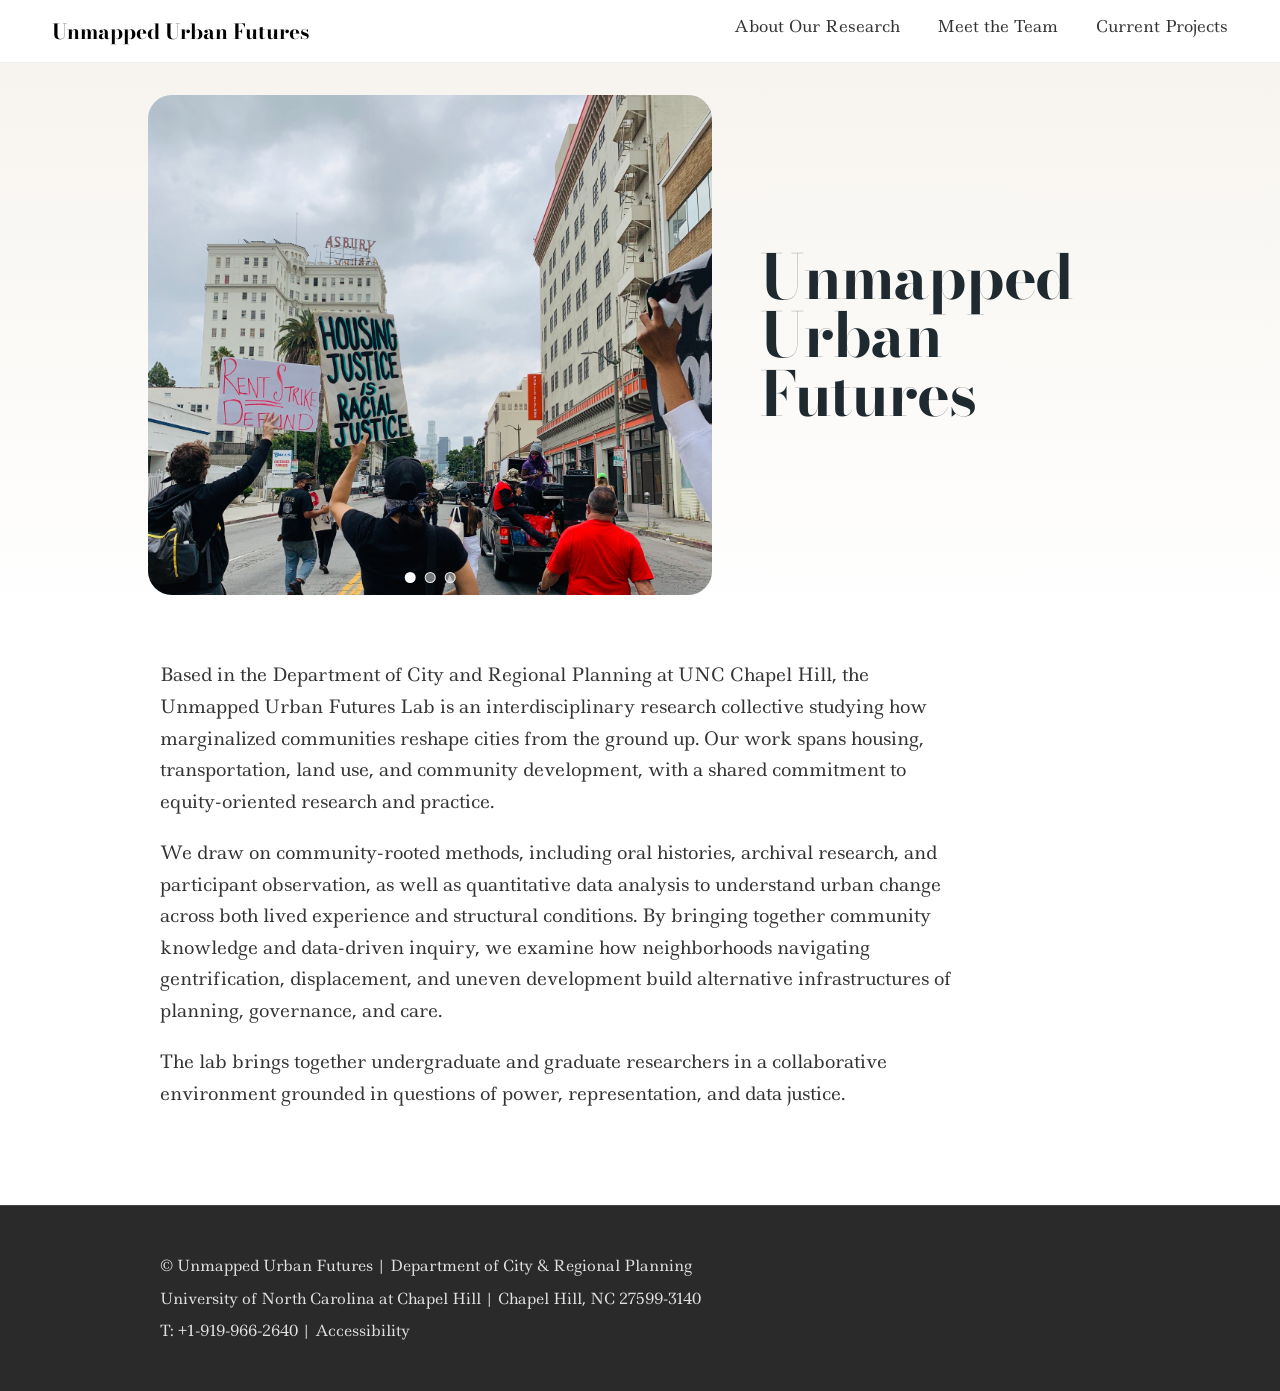
<file: index.html>
<!DOCTYPE html>
<html lang="en">
<head>
    <meta charset="UTF-8">
    <meta name="viewport" content="width=device-width, initial-scale=1.0">
    <title>Unmapped Urban Futures | UNC DCRP</title>
    <link rel="stylesheet" href="styles.css">
</head>
<body>
    <!-- Navigation -->
    <header class="header">
        <nav class="navbar">
            <div class="container">
                <div class="nav-brand">
                    <a href="#home">Unmapped Urban Futures</a>
                </div>
                <ul class="nav-menu">
                    <li><a href="about.html">About Our Research</a></li>
                    <li><a href="meet-the-team.html">Meet the Team</a></li>
                    <li><a href="current-projects.html">Current Projects</a></li>
                </ul>
            </div>
        </nav>
    </header>

    <!-- Intro Section -->
    <section class="hero hero-split" id="home" aria-label="Unmapped Urban Futures introduction">
        <div class="container hero-split__inner">
            <div class="carousel-container" aria-label="Image carousel highlighting project imagery">
                <div class="carousel-track" data-carousel-track>
                    <figure class="carousel-slide is-active">
                        <img src="images/HousingJustice.jpg" alt="Community-centered housing justice mural and street scene">
                    </figure>
                    <figure class="carousel-slide">
                        <img src="images/Gentrified.jpg" alt="Urban streetscape showing neighborhood change">
                    </figure>
                    <figure class="carousel-slide">
                        <img src="images/Workshop1.jpeg" alt="Workshop participants gathered around planning materials">
                    </figure>
                </div>
                <div class="carousel-dots" data-carousel-dots aria-label="Carousel slide controls"></div>
            </div>

            <div class="hero-split__content">
                <h1>Unmapped Urban Futures</h1>
            </div>
        </div>
    </section>

    <!-- About Section -->
    <section class="about" id="about">
        <div class="container">

            <div class="about-content">
                <p>Based in the Department of City and Regional Planning at UNC Chapel Hill, the Unmapped Urban Futures Lab is an interdisciplinary research collective studying how marginalized communities reshape cities from the ground up. Our work spans housing, transportation, land use, and community development, with a shared commitment to equity-oriented research and practice.</p>

                <p>We draw on community-rooted methods, including oral histories, archival research, and participant observation, as well as quantitative data analysis to understand urban change across both lived experience and structural conditions. By bringing together community knowledge and data-driven inquiry, we examine how neighborhoods navigating gentrification, displacement, and uneven development build alternative infrastructures of planning, governance, and care.</p>

                <p>The lab brings together undergraduate and graduate researchers in a collaborative environment grounded in questions of power, representation, and data justice.</p>
            </div>
        </div>
    </section>

    <!--
    <section class="partners" id="partners">
        <div class="container">
            <h2>Partners & Collaborators</h2>
            <div class="partners-grid">
                <div class="partner-logo">
                    <img src="placeholder-logo.png" alt="Partner Logo">
                </div>
                <div class="partner-logo">
                    <img src="placeholder-logo.png" alt="Partner Logo">
                </div>
                <div class="partner-logo">
                    <img src="placeholder-logo.png" alt="Partner Logo">
                </div>
                <div class="partner-logo">
                    <img src="placeholder-logo.png" alt="Partner Logo">
                </div>
                <div class="partner-logo">
                    <img src="placeholder-logo.png" alt="Partner Logo">
                </div>
                <div class="partner-logo">
                    <img src="placeholder-logo.png" alt="Partner Logo">
                </div>
            </div>
        </div>
    </section>
    -->
    

    <!-- Footer -->
    <footer class="footer">
        <div class="container">
            <div class="footer-content">
                <p>&copy; Unmapped Urban Futures | Department of City & Regional Planning</p>
                <p>University of North Carolina at Chapel Hill | Chapel Hill, NC 27599-3140</p>
                <p>
                    <a href="tel:+19195662640">T: +1-919-966-2640</a> |
                    <a href="#accessibility">Accessibility</a>
                </p>
            </div>
        </div>
    </footer>

    <script src="script.js"></script>
</body>
</html>
</file>
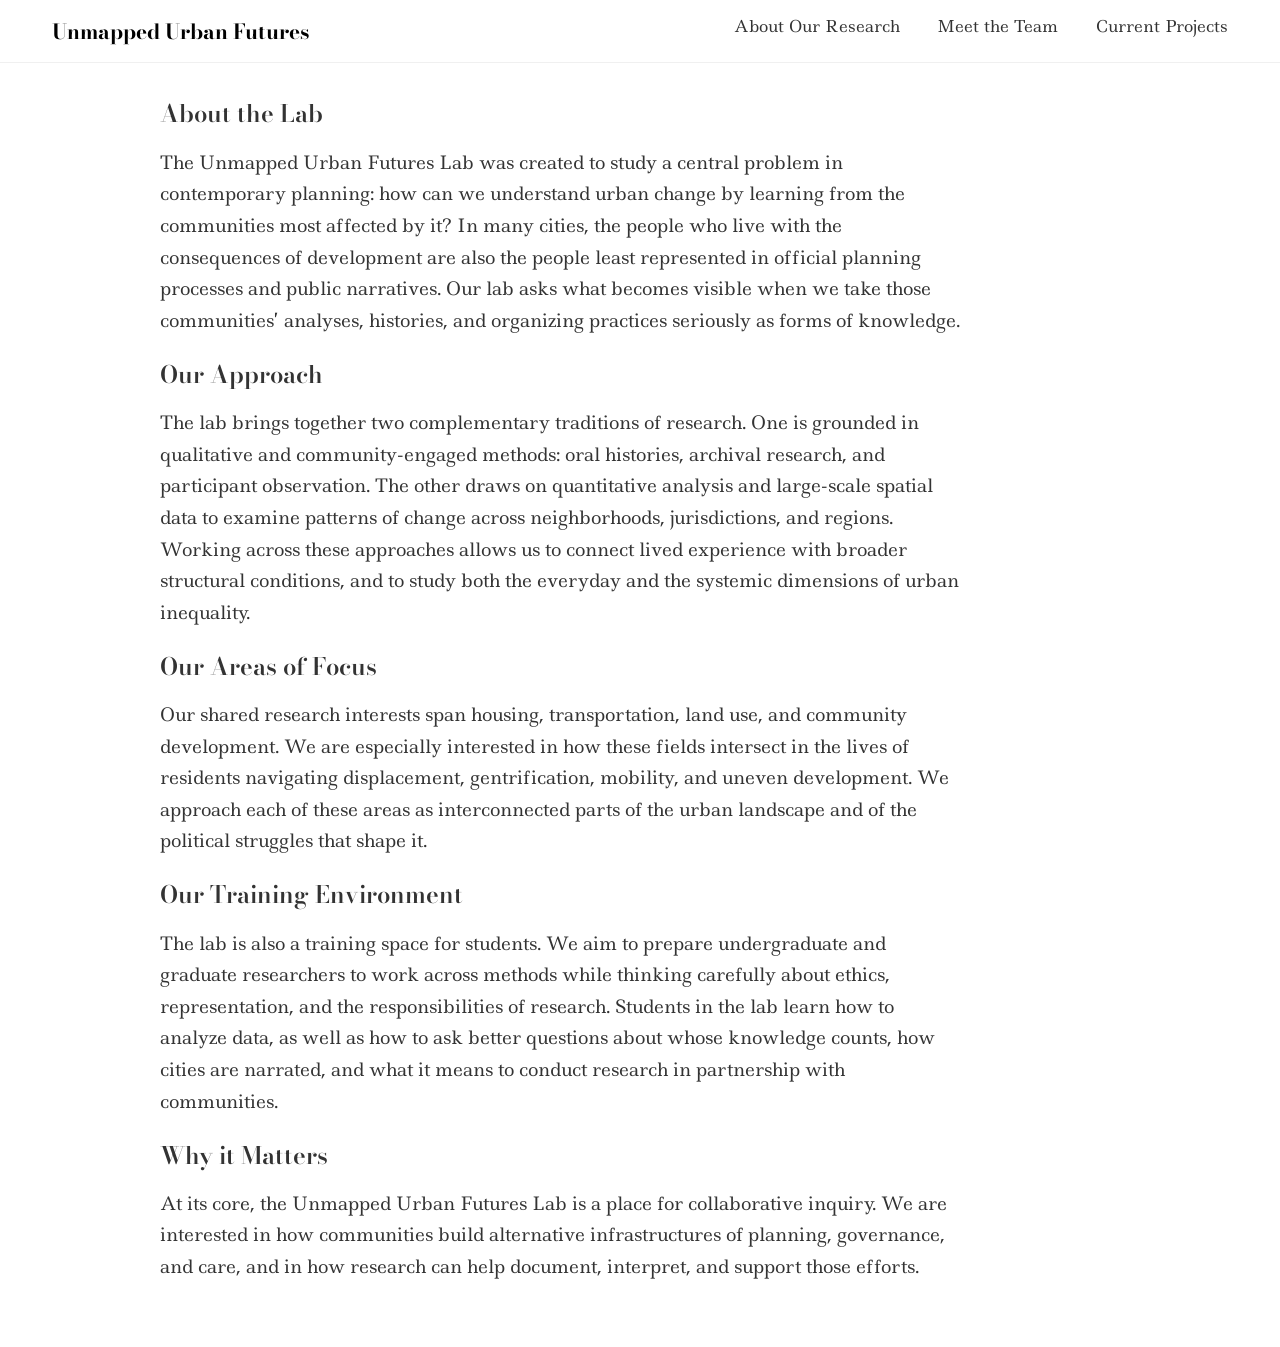
<file: about.html>
<!DOCTYPE html>
<html lang="en">
<head>
    <meta charset="UTF-8">
    <meta name="viewport" content="width=device-width, initial-scale=1.0">
    <title>About Our Research | Unmapped Urban Futures</title>
    <link rel="stylesheet" href="styles.css">
</head>
<body>
    <header class="header">
        <nav class="navbar">
            <div class="container">
                <div class="nav-brand">
                    <a href="index.html#home">Unmapped Urban Futures</a>
                </div>
                <ul class="nav-menu">
                    <li><a href="about.html">About Our Research</a></li>
                    <li><a href="meet-the-team.html">Meet the Team</a></li>
                    <li><a href="current-projects.html">Current Projects</a></li>
                </ul>
            </div>
        </nav>
    </header>


<!-- About Section -->
    <section class="about" id="about">
        <div class="container">

            <div class="about-content">
                <h3>About the Lab</h3>
                <p>The Unmapped Urban Futures Lab was created to study a central problem in
                     contemporary planning: how can we understand urban change by learning from 
                     the communities most affected by it? In many cities, the people who live with 
                     the consequences of development are also the people least represented in 
                     official planning processes and public narratives. Our lab asks what becomes 
                     visible when we take those communities’ analyses, histories, and organizing practices 
                     seriously as forms of knowledge.</p>
                <h3>Our Approach</h3>
                <p>The lab brings together two complementary traditions of research. One is grounded in 
                    qualitative and community-engaged methods: oral histories, archival research, 
                    and participant observation. The other draws on quantitative analysis and large-scale 
                    spatial data to examine patterns of change across neighborhoods, jurisdictions, and
                     regions. Working across these approaches allows us to connect lived experience with 
                     broader structural conditions, and to study both the everyday and the systemic dimensions 
                     of urban inequality. </p>
                <h3>Our Areas of Focus</h3>
                <p>Our shared research interests span housing, transportation, land use, and community development.
                     We are especially interested in how these fields intersect in the lives of residents navigating
                      displacement, gentrification, mobility, and uneven development. We approach each of these
                       areas as interconnected parts of the urban landscape and of the political struggles that shape it. </p>
                <h3>Our Training Environment</h3>
                <p>The lab is also a training space for students. We aim to prepare undergraduate and graduate 
                    researchers to work across methods while thinking carefully about ethics, representation, and 
                    the responsibilities of research. Students in the lab learn how to analyze data, as well as 
                    how to ask better questions about whose knowledge counts, how cities are narrated, and what 
                    it means to conduct research in partnership with communities. </p>
                <h3>Why it Matters</h3>
                <p>At its core, the Unmapped Urban Futures Lab is a place for collaborative inquiry. 
                    We are interested in how communities build alternative infrastructures of planning, governance, 
                    and care, and in how research can help document, interpret, and support those efforts. </p>
            </div>
        </div>
    </section>
</file>
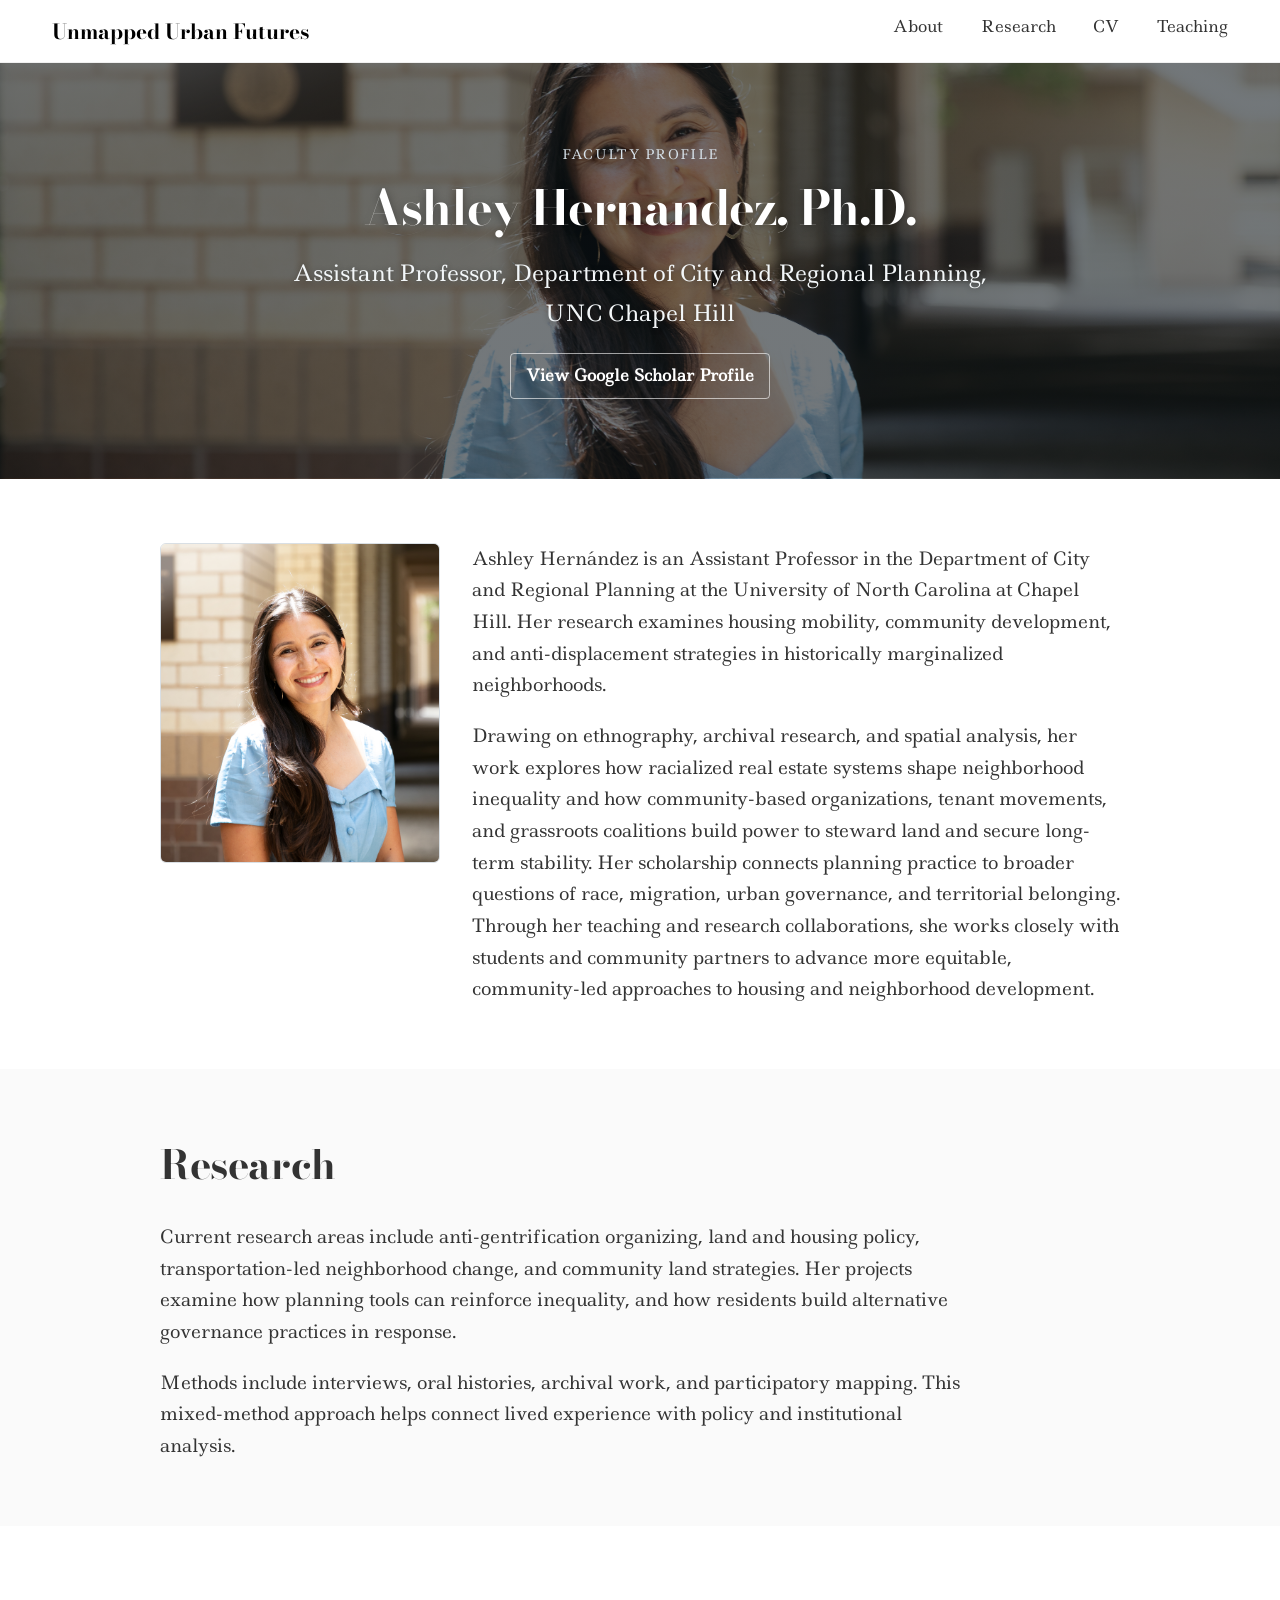
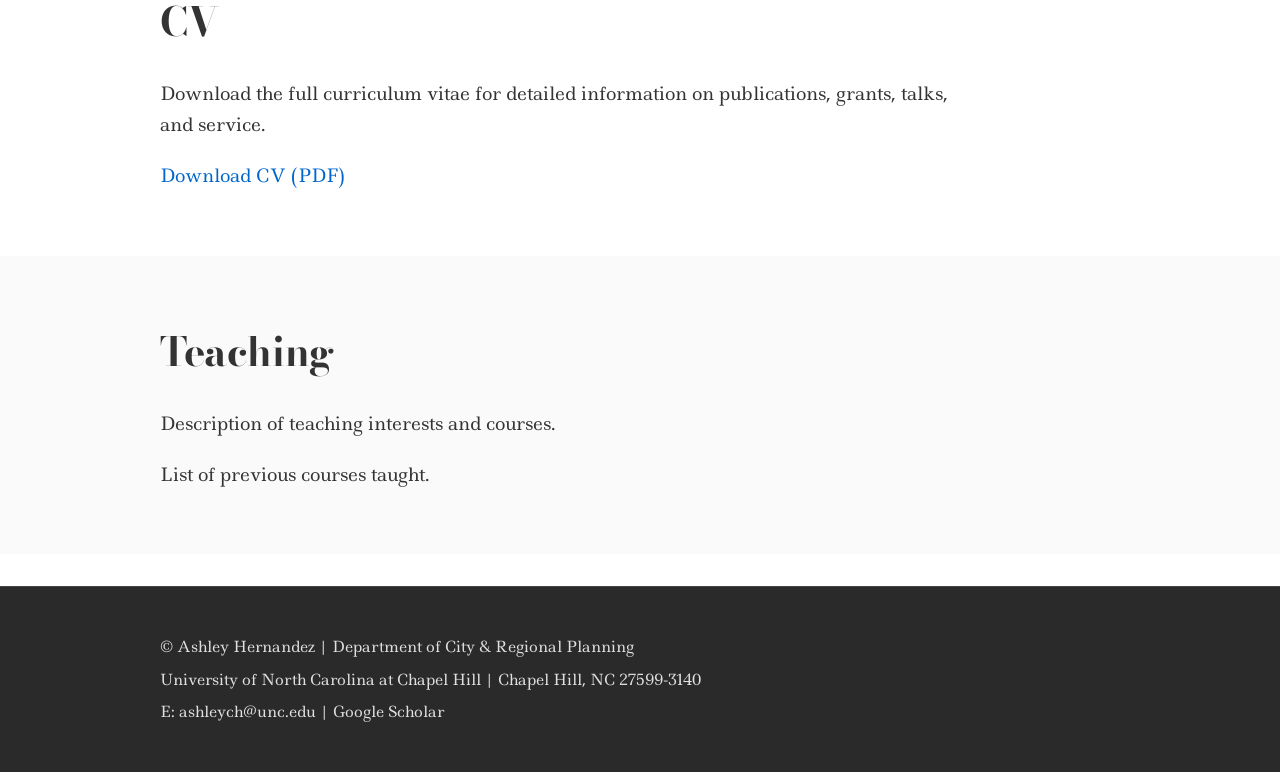
<file: AshleyHernandez.html>
<!DOCTYPE html>
<html lang="en">
<head>
    <meta charset="UTF-8">
    <meta name="viewport" content="width=device-width, initial-scale=1.0">
    <title>Ashley Hernandez, PhD | UNC DCRP</title>
    <link rel="stylesheet" href="styles.css">
</head>
<body>
    <header class="header">
        <nav class="navbar">
            <div class="container">
                <div class="nav-brand">
                    <a href="index.html">Unmapped Urban Futures</a>
                </div>
                <ul class="nav-menu">
                    <li><a href="#about">About</a></li>
                    <li><a href="#research">Research</a></li>
                    <li><a href="#cv">CV</a></li>
                    <li><a href="#teaching">Teaching</a></li>
                </ul>
            </div>
        </nav>
    </header>

    <section class="profile-hero">
        <div class="container">
            <p class="profile-kicker">Faculty Profile</p>
            <h1>Ashley Hernandez, Ph.D.</h1>
            <p class="tagline">Assistant Professor, Department of City and Regional Planning, UNC Chapel Hill</p>
            <a class="scholar-link" href="https://scholar.google.com/citations?user=6agQ5aQAAAAJ&hl=en&oi=ao" target="_blank" rel="noopener noreferrer">View Google Scholar Profile</a>
        </div>
    </section>

    <section class="profile-section" id="about">
        <div class="container">
            <div class="bio-layout">
                <img src="images/AHernandez.jpg" alt="Portrait of Ashley Hernandez" class="bio-photo">
                <div class="bio-text">
                    <p>Ashley Hernández is an Assistant Professor in the Department of City and Regional Planning at the University of North Carolina at Chapel Hill. Her research examines housing mobility, community development, and anti-displacement strategies in historically marginalized neighborhoods.</p>
                    <p>Drawing on ethnography, archival research, and spatial analysis, her work explores how racialized real estate systems shape neighborhood inequality and how community-based organizations, tenant movements, and grassroots coalitions build power to steward land and secure long-term stability. Her scholarship connects planning practice to broader questions of race, migration, urban governance, and territorial belonging. Through her teaching and research collaborations, she works closely with students and community partners to advance more equitable, community-led approaches to housing and neighborhood development. </p>
                </div>
            </div>
        </div>
    </section>

    <section class="profile-section profile-section-alt" id="research">
        <div class="container">
            <h2>Research</h2>
            <div class="profile-block">
                <p>Current research areas include anti-gentrification organizing, land and housing policy, transportation-led neighborhood change, and community land strategies. Her projects examine how planning tools can reinforce inequality, and how residents build alternative governance practices in response.</p>
                <p>Methods include interviews, oral histories, archival work, and participatory mapping. This mixed-method approach helps connect lived experience with policy and institutional analysis.</p>
            </div>
        </div>
    </section>

    <section class="profile-section" id="cv">
        <div class="container">
            <h2>CV</h2>
            <div class="profile-block">
                <p>Download the full curriculum vitae for detailed information on publications, grants, talks, and service.</p>
                <p><a href="assets/Ashley-Hernandez-CV.pdf" target="_blank" rel="noopener noreferrer">Download CV (PDF)</a></p>
            </div>
        </div>
    </section>

    <section class="profile-section profile-section-alt" id="teaching">
        <div class="container">
            <h2>Teaching</h2>
            <div class="profile-block">
                <p>Description of teaching interests and courses.</p>
                <p>List of previous courses taught.</p>
            </div>
        </div>
    </section>

    <footer class="footer">
        <div class="container">
            <div class="footer-content">
                <p>&copy; Ashley Hernandez | Department of City & Regional Planning</p>
                <p>University of North Carolina at Chapel Hill | Chapel Hill, NC 27599-3140</p>
                <p>
                    <a href="mailto:ashleych@unc.edu">E: ashleych@unc.edu</a> |
                    <a href="https://scholar.google.com/citations?user=6agQ5aQAAAAJ&hl=en&oi=ao" target="_blank" rel="noopener noreferrer">Google Scholar</a>
                </p>
            </div>
        </div>
    </footer>
</body>
</html>
</file>
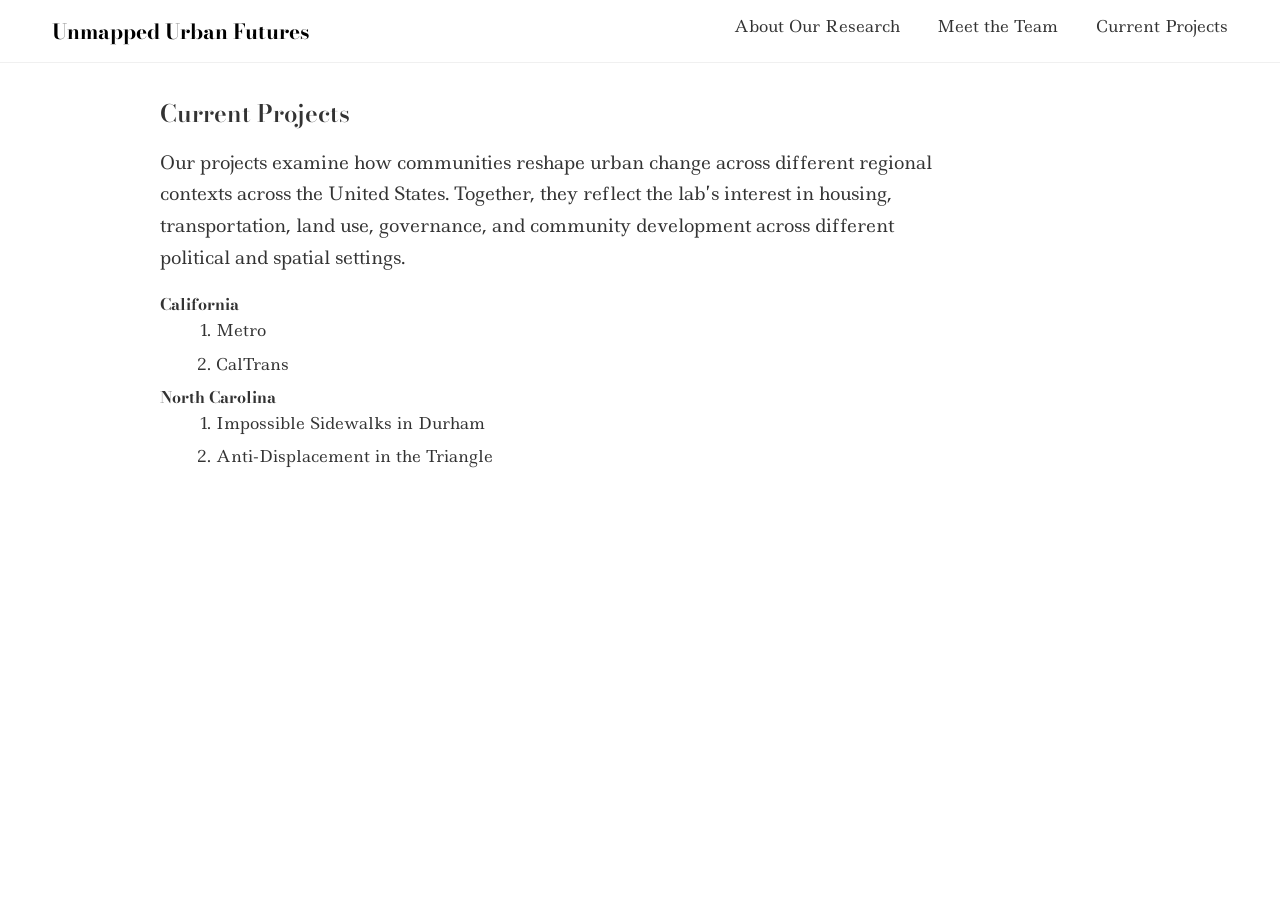
<file: current-projects.html>
<!DOCTYPE html>
<html lang="en">
<head>
    <meta charset="UTF-8">
    <meta name="viewport" content="width=device-width, initial-scale=1.0">
    <title>About Our Research | Unmapped Urban Futures</title>
    <link rel="stylesheet" href="styles.css">
</head>
<body>
    <header class="header">
        <nav class="navbar">
            <div class="container">
                <div class="nav-brand">
                    <a href="index.html#home">Unmapped Urban Futures</a>
                </div>
                <ul class="nav-menu">
                    <li><a href="about.html">About Our Research</a></li>
                    <li><a href="meet-the-team.html">Meet the Team</a></li>
                    <li><a href="current-projects.html">Current Projects</a></li>
                </ul>
            </div>
        </nav>
    </header>


<!-- About Section -->
    <section class="about" id="about">
        <div class="container">

            <div class="about-content">
                <h3>Current Projects</h3>
                <p>Our projects examine how communities reshape urban change across different regional contexts 
                    across the United States. Together, they reflect the lab’s interest in housing, transportation, 
                    land use, governance, and community development across different political and spatial settings. </p>
                <h4>California</h4>
                    <ol>
                        <li>Metro</li>
                        <li>CalTrans</li>
                    </ol>
                <h4>North Carolina</h4>
                    <ol>
                        <li>Impossible Sidewalks in Durham</li>
                        <li>Anti-Displacement in the Triangle</li>
                    </ol>
            </div>
        </div>
    </section>
</file>
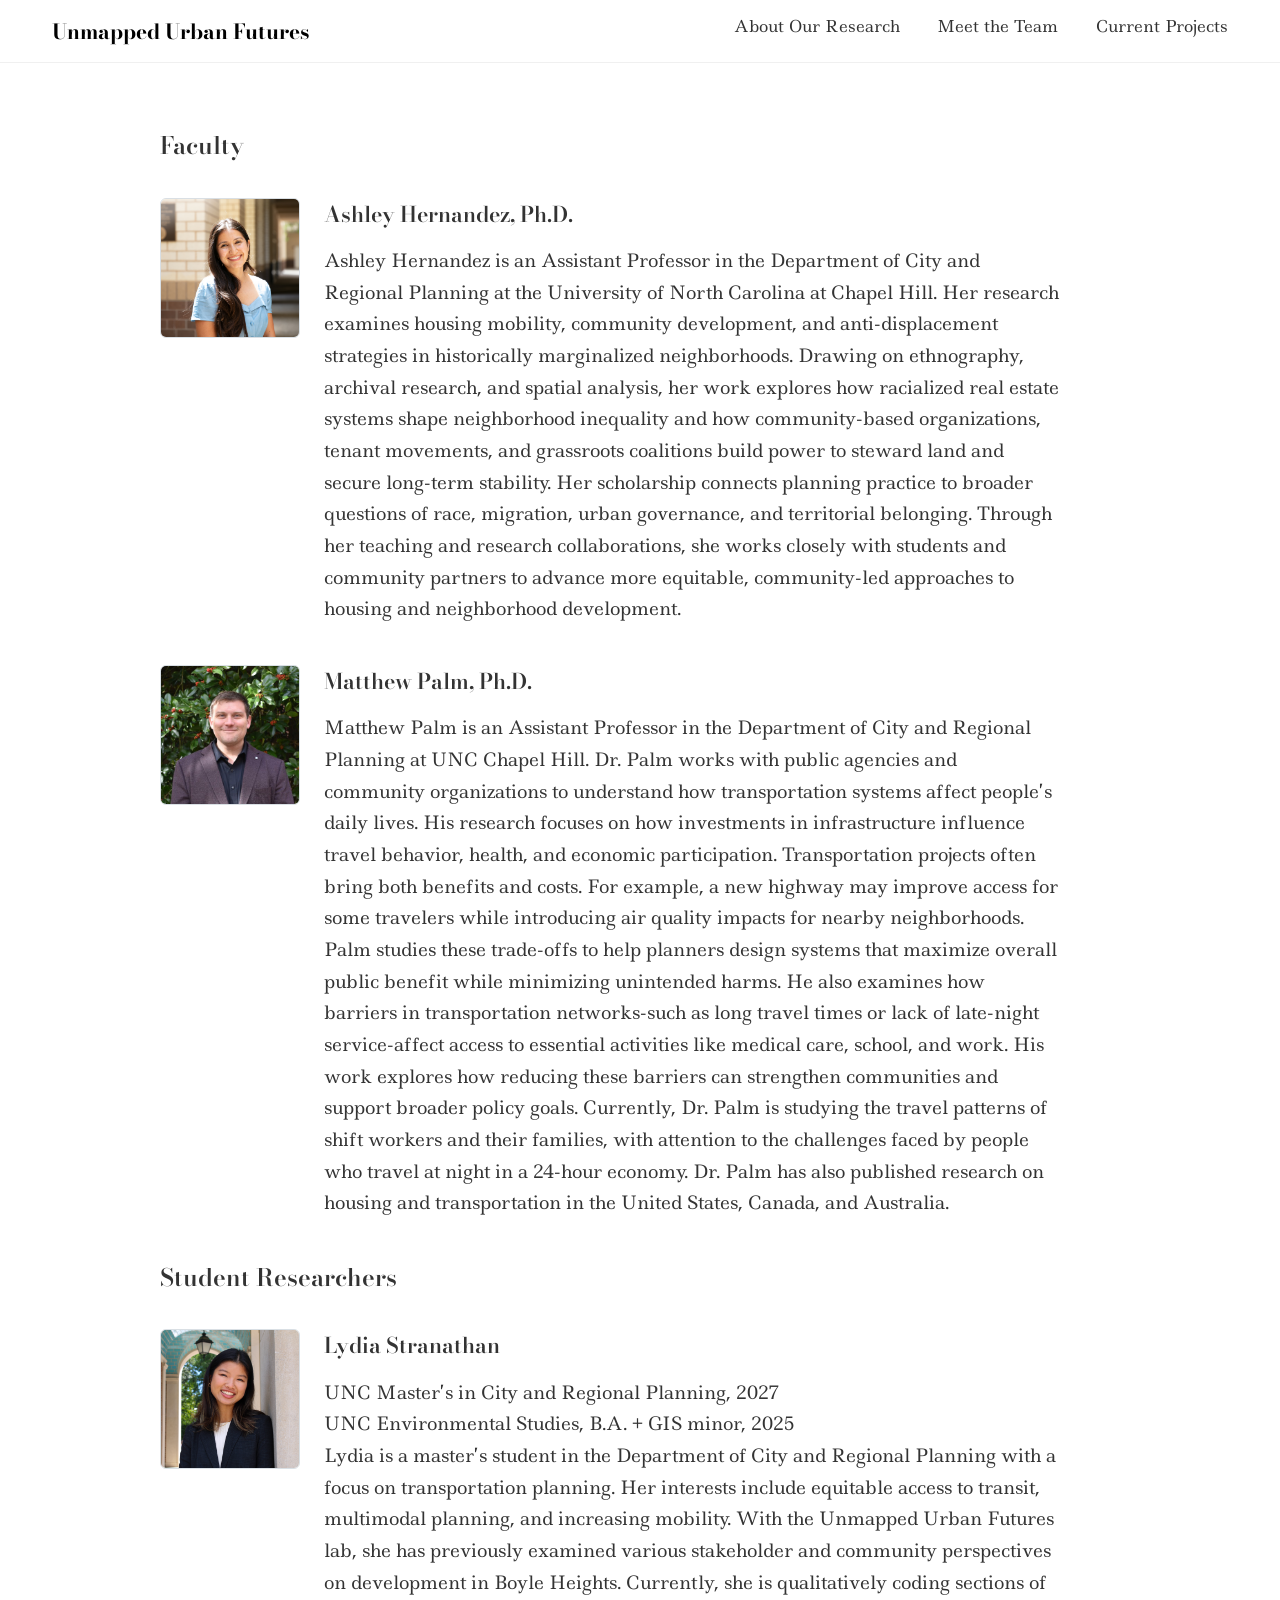
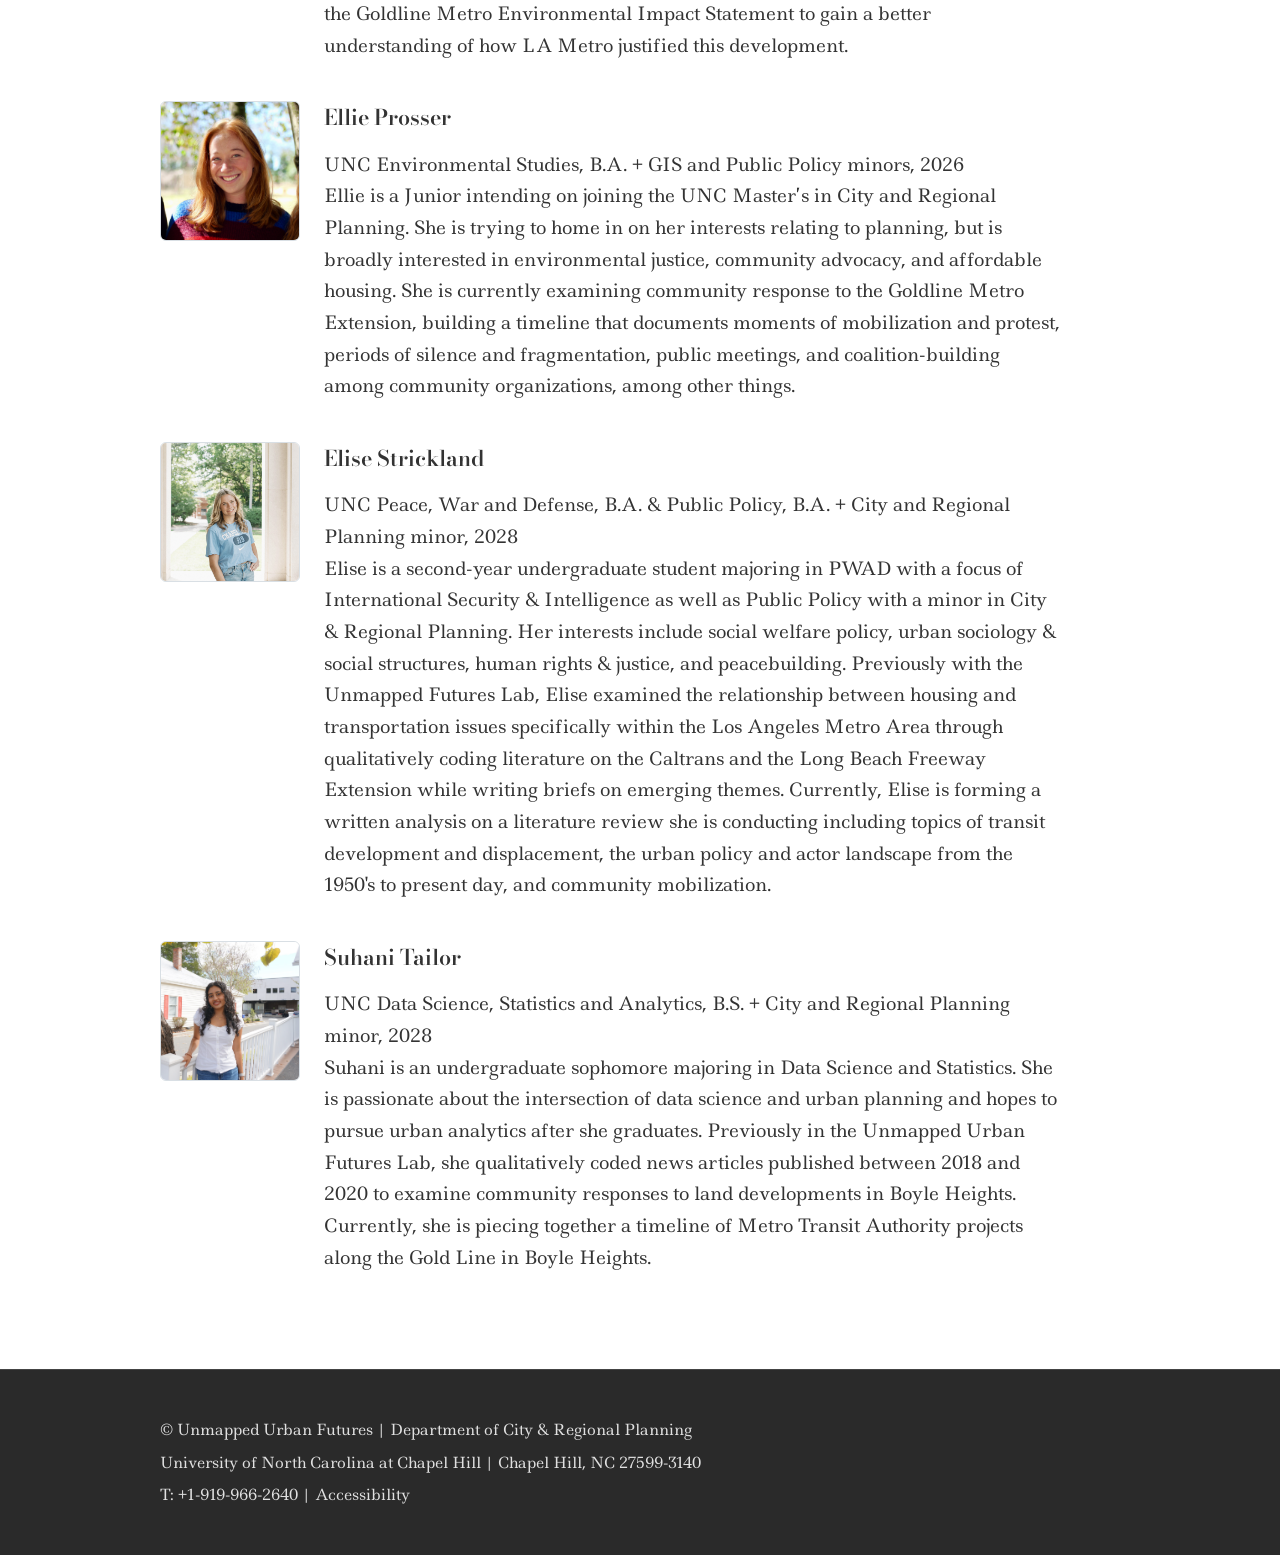
<file: meet-the-team.html>
<!DOCTYPE html>
<html lang="en">
<head>
    <meta charset="UTF-8">
    <meta name="viewport" content="width=device-width, initial-scale=1.0">
    <title>Meet the Team | Unmapped Urban Futures</title>
    <link rel="stylesheet" href="styles.css">
</head>
<body>
    <header class="header">
        <nav class="navbar">
            <div class="container">
                <div class="nav-brand">
                    <a href="index.html#home">Unmapped Urban Futures</a>
                </div>
                <ul class="nav-menu">
                    <li><a href="about.html">About Our Research</a></li>
                    <li><a href="meet-the-team.html">Meet the Team</a></li>
                    <li><a href="current-projects.html">Current Projects</a></li>
                </ul>
            </div>
        </nav>
    </header>

    <section class="people" id="team">
        <div class="container">
            <div class="people-content">
                <h3>Faculty</h3>
                <article class="person-profile">
                    <a href="AshleyHernandez.html" class="person-photo-link" aria-label="Open Ashley Hernandez profile page">
                        <img src="images/People/AHernandez.jpg" alt="Portrait of Ashley Hernandez" class="person-photo">
                    </a>
                    <div class="person-details">
                        <h4><a href="AshleyHernandez.html" class="person-profile-link">Ashley Hernandez, Ph.D.</a></h4>
                        <p>Ashley Hernandez is an Assistant Professor in the Department of City and Regional Planning at the University of North Carolina at Chapel Hill. Her research examines housing mobility, community development, and anti-displacement strategies in historically marginalized neighborhoods. Drawing on ethnography, archival research, and spatial analysis, her work explores how racialized real estate systems shape neighborhood inequality and how community-based organizations, tenant movements, and grassroots coalitions build power to steward land and secure long-term stability. Her scholarship connects planning practice to broader questions of race, migration, urban governance, and territorial belonging. Through her teaching and research collaborations, she works closely with students and community partners to advance more equitable, community-led approaches to housing and neighborhood development.</p>
                    </div>
                </article>

                <article class="person-profile">
                    <img src="images/People/MPalm.jpg" alt="Portrait of Matthew Palm" class="person-photo">
                    <div class="person-details">
                        <h4>Matthew Palm, Ph.D.</h4>
                        <p>Matthew Palm is an Assistant Professor in the Department of City and Regional Planning at UNC Chapel Hill. Dr. Palm works with public agencies and community organizations to understand how transportation systems affect people’s daily lives. His research focuses on how investments in infrastructure influence travel behavior, health, and economic participation. Transportation projects often bring both benefits and costs. For example, a new highway may improve access for some travelers while introducing air quality impacts for nearby neighborhoods. Palm studies these trade-offs to help planners design systems that maximize overall public benefit while minimizing unintended harms. He also examines how barriers in transportation networks-such as long travel times or lack of late-night service-affect access to essential activities like medical care, school, and work. His work explores how reducing these barriers can strengthen communities and support broader policy goals. Currently, Dr. Palm is studying the travel patterns of shift workers and their families, with attention to the challenges faced by people who travel at night in a 24-hour economy. Dr. Palm has also published research on housing and transportation in the United States, Canada, and Australia.</p>
                    </div>
                </article>

                <h3>Student Researchers</h3>
                <article class="person-profile">
                    <img src="images/People/LStranathan.jpg" alt="Portrait of Lydia Stranathan" class="person-photo">
                    <div class="person-details">
                        <h4>Lydia Stranathan</h4>
                        <p>UNC Master’s in City and Regional Planning, 2027</p>
                        <p>UNC Environmental Studies, B.A. + GIS minor, 2025</p>
                        <p>Lydia is a master’s student in the Department of City and Regional Planning with a focus on transportation planning. Her interests include equitable access to transit, multimodal planning, and increasing mobility. With the Unmapped Urban Futures lab, she has previously examined various stakeholder and community perspectives on development in Boyle Heights. Currently, she is qualitatively coding sections of the Goldline Metro Environmental Impact Statement to gain a better understanding of how LA Metro justified this development.</p>
                    </div>
                </article>

                <article class="person-profile">
                    <img src="images/People/EProsser.JPG" alt="Portrait of Ellie Prosser" class="person-photo">
                    <div class="person-details">
                        <h4>Ellie Prosser</h4>
                        <p>UNC Environmental Studies, B.A. + GIS and Public Policy minors, 2026</p>
                        <p>Ellie is a Junior intending on joining the UNC Master’s in City and Regional Planning. She is trying to home in on her interests relating to planning, but is broadly interested in environmental justice, community advocacy, and affordable housing. She is currently examining community response to the Goldline Metro Extension, building a timeline that documents moments of mobilization and protest, periods of silence and fragmentation, public meetings, and coalition-building among community organizations, among other things.</p>
                    </div>
                </article>

                <article class="person-profile">
                    <img src="images/People/EStrickland.png" alt="Portrait of Elise Strickland" class="person-photo">
                    <div class="person-details">
                        <h4>Elise Strickland</h4>
                        <p>UNC Peace, War and Defense, B.A. & Public Policy, B.A. + City and Regional Planning minor, 2028</p>
                        <p>Elise is a second-year undergraduate student majoring in PWAD with a focus of International Security & Intelligence as well as Public Policy with a minor in City & Regional Planning. Her interests include social welfare policy, urban sociology & social structures, human rights & justice, and peacebuilding. Previously with the Unmapped Futures Lab, Elise examined the relationship between housing and transportation issues specifically within the Los Angeles Metro Area through qualitatively coding literature on the Caltrans and the Long Beach Freeway Extension while writing briefs on emerging themes. Currently, Elise is forming a written analysis on a literature review she is conducting including topics of transit development and displacement, the urban policy and actor landscape from the 1950's to present day, and community mobilization.</p>
                    </div>
                </article>

                <article class="person-profile">
                    <img src="images/People/STailor.png" alt="Portrait of Suhani Tailor" class="person-photo">
                    <div class="person-details">
                        <h4>Suhani Tailor</h4>
                        <p>UNC Data Science, Statistics and Analytics, B.S. + City and Regional Planning minor, 2028</p>
                        <p>Suhani is an undergraduate sophomore majoring in Data Science and Statistics. She is passionate about the intersection of data science and urban planning and hopes to pursue urban analytics after she graduates. Previously in the Unmapped Urban Futures Lab, she qualitatively coded news articles published between 2018 and 2020 to examine community responses to land developments in Boyle Heights. Currently, she is piecing together a timeline of Metro Transit Authority projects along the Gold Line in Boyle Heights.</p>
                    </div>
                </article>
            </div>
        </div>
    </section>

    <footer class="footer">
        <div class="container">
            <div class="footer-content">
                <p>&copy; Unmapped Urban Futures | Department of City & Regional Planning</p>
                <p>University of North Carolina at Chapel Hill | Chapel Hill, NC 27599-3140</p>
                <p>
                    <a href="tel:+19195662640">T: +1-919-966-2640</a> |
                    <a href="#accessibility">Accessibility</a>
                </p>
            </div>
        </div>
    </footer>
</body>
</html>
</file>
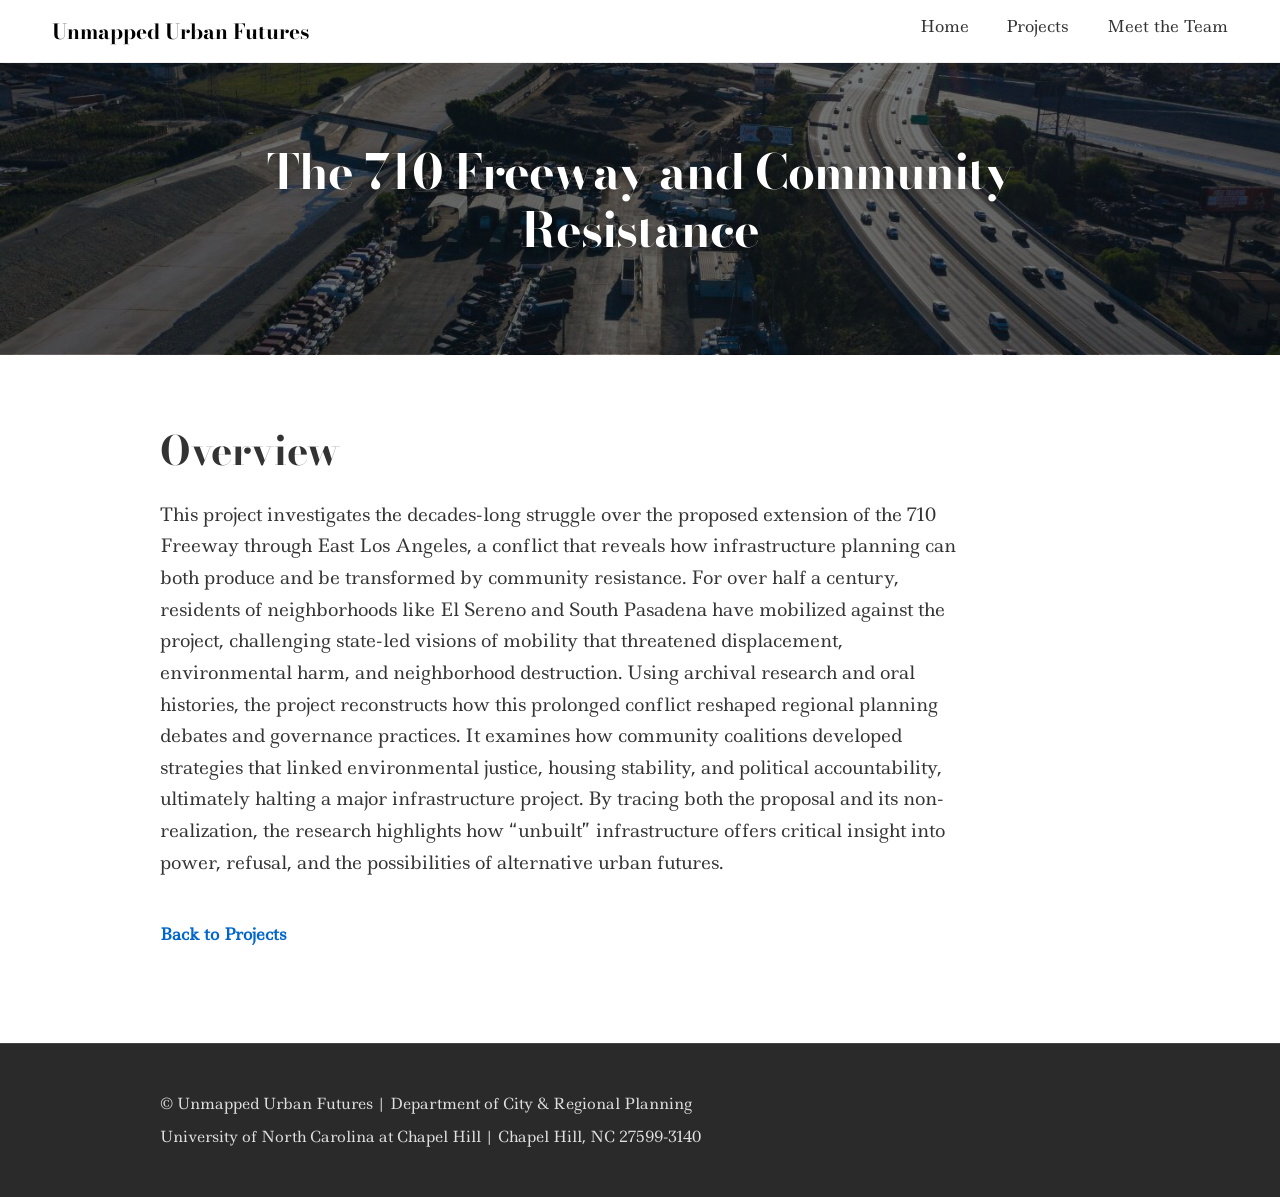
<file: project-710-freeway.html>
<!DOCTYPE html>
<html lang="en">
<head>
    <meta charset="UTF-8">
    <meta name="viewport" content="width=device-width, initial-scale=1.0">
    <title>The 710 Freeway Project | Unmapped Urban Futures</title>
    <link rel="stylesheet" href="styles.css">
</head>
<body>
    <header class="header">
        <nav class="navbar">
            <div class="container">
                <div class="nav-brand">
                    <a href="index.html#home">Unmapped Urban Futures</a>
                </div>
                <ul class="nav-menu">
                    <li><a href="index.html">Home</a></li>
                    <li><a href="index.html#projects">Projects</a></li>
                    <li><a href="meet-the-team.html">Meet the Team</a></li>
                </ul>
            </div>
        </nav>
    </header>

    <section class="project-hero project-hero-710">
        <div class="container">
            <h1>The 710 Freeway and Community Resistance</h1>
        <!--   <p class="tagline">The decades-long struggle over the proposed extension of the 710 Freeway through East Los Angeles reveals how infrastructure planning can both produce and be transformed by community resistance.</p> --> 
        </div>
    </section>

    <section class="project-body">
        <div class="container">
            <div class="project-body-content">
                <h2>Overview</h2>
                <p>This project investigates the decades-long struggle over the proposed extension of the 710 Freeway through East Los Angeles, 
                    a conflict that reveals how infrastructure planning can both produce and be transformed by community resistance. 
                    For over half a century, residents of neighborhoods like El Sereno and South Pasadena have mobilized against the project, 
                    challenging state-led visions of mobility that threatened displacement, environmental harm, and neighborhood destruction. 
                    Using archival research and oral histories, the project reconstructs how this prolonged conflict reshaped regional planning debates and governance practices. 
                    It examines how community coalitions developed strategies that linked environmental justice, housing stability, and political accountability, 
                    ultimately halting a major infrastructure project. By tracing both the proposal and its non-realization, the research highlights how “unbuilt” infrastructure offers critical insight into power, refusal, and the possibilities of alternative urban futures.</p>

                <a href="index.html#projects" class="project-back-link">Back to Projects</a>
            </div>
        </div>
    </section>

    <footer class="footer">
        <div class="container">
            <div class="footer-content">
                <p>&copy; Unmapped Urban Futures | Department of City & Regional Planning</p>
                <p>University of North Carolina at Chapel Hill | Chapel Hill, NC 27599-3140</p>
            </div>
        </div>
    </footer>
</body>
</html>
</file>
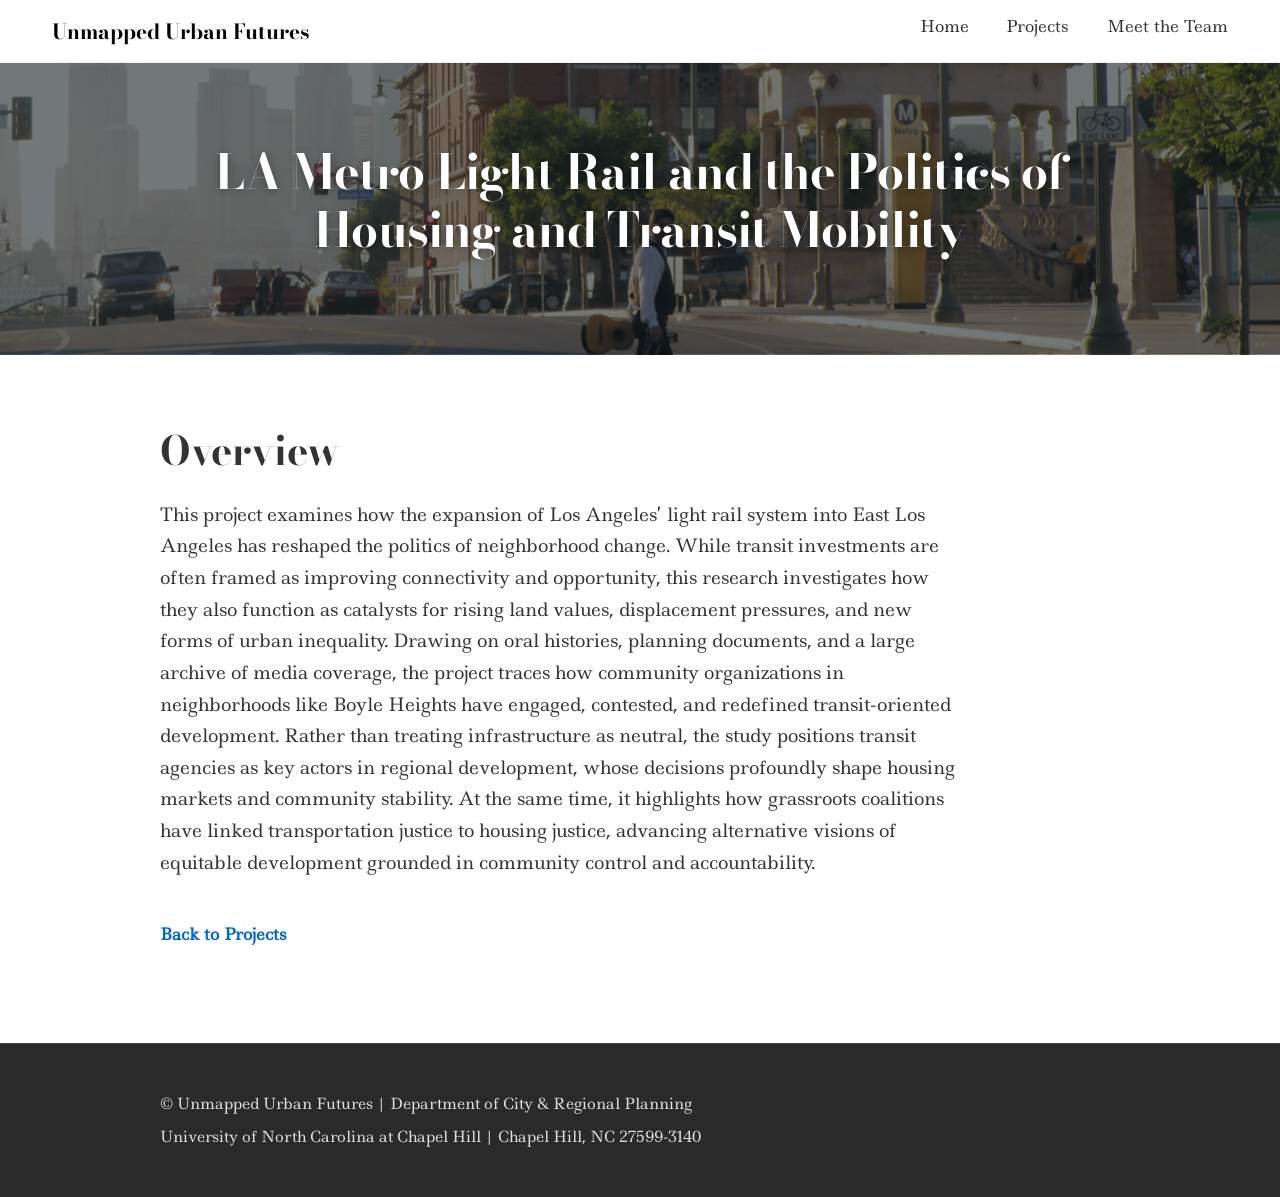
<file: project-la-metro.html>
<!DOCTYPE html>
<html lang="en">
<head>
    <meta charset="UTF-8">
    <meta name="viewport" content="width=device-width, initial-scale=1.0">
    <title>LA Metro Light Rail Project | Unmapped Urban Futures</title>
    <link rel="stylesheet" href="styles.css">
</head>
<body>
    <header class="header">
        <nav class="navbar">
            <div class="container">
                <div class="nav-brand">
                    <a href="index.html#home">Unmapped Urban Futures</a>
                </div>
                <ul class="nav-menu">
                    <li><a href="index.html">Home</a></li>
                    <li><a href="index.html#projects">Projects</a></li>
                    <li><a href="meet-the-team.html">Meet the Team</a></li>
                </ul>
            </div>
        </nav>
    </header>

    <section class="project-hero project-hero-metro">
        <div class="container">
            <h1>LA Metro Light Rail and the Politics of Housing and Transit Mobility</h1>
        <!--   <p class="tagline">The expansion of Los Angeles' light rail system into East Los Angeles has reshaped the politics of neighborhood change.</p> --> 
        </div>
    </section>

    <section class="project-body">
        <div class="container">
            <div class="project-body-content">
                <h2>Overview</h2>
                <p>This project examines how the expansion of Los Angeles’ light rail system into East Los Angeles has reshaped the 
                    politics of neighborhood change. While transit investments are often framed as improving connectivity and opportunity, 
                    this research investigates how they also function as catalysts for rising land values, displacement pressures, 
                    and new forms of urban inequality. Drawing on oral histories, planning documents, and a large archive of media coverage, 
                    the project traces how community organizations in neighborhoods like Boyle Heights have engaged, contested,
                     and redefined transit-oriented development. Rather than treating infrastructure as neutral, the study positions transit 
                     agencies as key actors in regional development, whose decisions profoundly shape housing markets and community stability.
                      At the same time, it highlights how grassroots coalitions have linked transportation justice to housing justice, advancing
                       alternative visions of equitable development grounded in community control and accountability.</p>
                <a href="index.html#projects" class="project-back-link">Back to Projects</a>
            </div>
        </div>
    </section>

    <footer class="footer">
        <div class="container">
            <div class="footer-content">
                <p>&copy; Unmapped Urban Futures | Department of City & Regional Planning</p>
                <p>University of North Carolina at Chapel Hill | Chapel Hill, NC 27599-3140</p>
            </div>
        </div>
    </footer>
</body>
</html>
</file>
<file: styles.css>
@import url('https://fonts.googleapis.com/css2?family=Bodoni+Moda:opsz,wght@6..96,400;500;600;700;800&family=Ledger&display=swap');

/* Reset and Base Styles */
* {
    margin: 0;
    padding: 0;
    box-sizing: border-box;
}

html {
    scroll-behavior: smooth;
}


body {
    font-family: "Ledger", serif;
    font-weight: 400;
    font-style: normal;
    line-height: 1.6;
    color: #333;
    background-color: #ffffff;
}

.container {
    max-width: 1000px;
    margin: 0 auto;
    padding: 0 20px;
}

/* Typography */
h1,
h2,
h3,
h4,
.nav-brand a {
    font-family: "Bodoni Moda", serif;
    font-optical-sizing: auto;
    font-style: normal;
}

h1 {
    font-size: 3.5rem;
    font-weight: 700;
    line-height: 1.2;
    margin-bottom: 1rem;
    letter-spacing: -0.02em;
}

h2 {
    font-size: 2.5rem;
    font-weight: 700;
    margin-bottom: 1.5rem;
    letter-spacing: -0.01em;
}

h3 {
    font-size: 1.5rem;
    font-weight: 600;
    margin-bottom: 0.8rem;
}

p {
    font-size: 1.1rem;
    line-height: 1.8;
    margin-bottom: 1.2rem;
}

a {
    color: #0066cc;
    text-decoration: none;
    transition: opacity 0.3s ease;
}

a:hover {
    opacity: 0.7;
}

/* Lists */
ol {
    margin-left: 2.5rem;
    padding-left: 1rem;
}

li {
    margin-bottom: 0.5rem;
}

/* Header and Navigation */
.header {
    background-color: #ffffff;
    border-bottom: 1px solid #f0f0f0;
    position: sticky;
    top: 0;
    z-index: 100;
}

.navbar {
    padding: 0.9rem 0;
}

.navbar .container {
    display: flex;
    justify-content: space-between;
    align-items: center;
    max-width: 1200px;
    padding: 0 12px;
}

.nav-brand a {
    font-size: 1.3rem;
    font-weight: 700;
    color: #000;
    text-decoration: none;
}

.nav-menu {
    display: flex;
    list-style: none;
    gap: 2.35rem;
}

.nav-menu a {
    font-size: 1rem;
    color: #333;
    text-decoration: none;
    transition: color 0.3s ease;
}

.nav-menu a:hover {
    color: #0066cc;
}

/* Hero Section */
.hero {
    padding: 6rem 0;
    background-color: #1f2a30;
    background-image: linear-gradient(rgba(14, 22, 27, 0.55), rgba(14, 22, 27, 0.55)), url("https://i0.wp.com/thelalocal.org/wp-content/uploads/2024/08/DSF5275.jpg?fit=780%2C520&ssl=1");
    background-size: cover;
    background-position: center;
    background-repeat: no-repeat;
    text-align: center;
}

.hero h1 {
    font-size: 4rem;
    margin-bottom: 1.5rem;
    color: #ffffff;
    text-shadow: 0 2px 10px rgba(0, 0, 0, 0.35);
}

.tagline {
    font-size: 1.4rem;
    color: #f3f7f9;
    max-width: 700px;
    margin: 0 auto;
    font-weight: 400;
    letter-spacing: -0.005em;
    text-shadow: 0 1px 6px rgba(0, 0, 0, 0.3);
}

.hero-split {
    padding: 2rem 0 2rem;
    background: linear-gradient(180deg, #f7f4ef 0%, #ffffff 100%);
}

.hero-split .container {
    padding-left: 8px;
    padding-right: 20px;
}

.hero-split__inner {
    display: grid;
    grid-template-columns: minmax(0, 1.2fr) minmax(0, 0.8fr);
    gap: 2rem;
    align-items: stretch;
}

.carousel-container {
    position: relative;
    overflow: hidden;
    border-radius: 24px;
    padding: 0;
    background: transparent;
    box-shadow: none;
    min-height: clamp(300px, 40vw, 500px);
    max-width: 680px;
}

.carousel-track {
    position: relative;
    width: 100%;
    height: 100%;
    border-radius: 18px;
    overflow: hidden;
    background: #dfe5ea;
}

.carousel-slide {
    position: absolute;
    inset: 0;
    margin: 0;
    opacity: 0;
    transition: opacity 0.8s ease;
}

.carousel-slide.is-active {
    opacity: 1;
}

.carousel-slide img {
    width: 100%;
    height: 100%;
    display: block;
    object-fit: cover;
}

.hero-split__content {
    display: flex;
    flex-direction: column;
    justify-content: center;
    padding: 1.5rem 1rem;
    text-align: left;
    min-height: clamp(300px, 40vw, 500px);
}

.carousel-dots {
    position: absolute;
    left: 50%;
    bottom: 12px;
    transform: translateX(-50%);
    display: flex;
    gap: 0.55rem;
    z-index: 2;
}

.carousel-dot {
    width: 11px;
    height: 11px;
    border-radius: 50%;
    border: 1px solid rgba(255, 255, 255, 0.85);
    background: rgba(255, 255, 255, 0.45);
    cursor: pointer;
    transition: transform 0.2s ease, background-color 0.2s ease;
}

.carousel-dot:hover,
.carousel-dot:focus-visible {
    transform: scale(1.15);
    background: rgba(255, 255, 255, 0.9);
    outline: none;
}

.carousel-dot.is-active {
    background: #ffffff;
}

.hero-split__content h1 {
    font-size: clamp(2.8rem, 4.8vw, 4.8rem);
    line-height: 0.95;
    margin-bottom: 1.25rem;
    max-width: 9ch;
    color: #1f2a30;
    text-shadow: none;
}

.hero-split__content .tagline {
    font-size: clamp(1.1rem, 1.6vw, 1.35rem);
    color: #3b4348;
    max-width: 30rem;
    margin: 0;
    text-shadow: none;
}

@media (max-width: 860px) {
    .hero-split__inner {
        grid-template-columns: 1fr;
    }

    .hero-split__content {
        min-height: auto;
        padding: 0.5rem 0.25rem 0;
    }

    .hero-split__content h1 {
        max-width: none;
    }
}

@media (max-width: 640px) {
    .hero-split {
        padding-top: 1rem;
    }

    .carousel-container {
        padding: 0.75rem;
        border-radius: 20px;
    }

    .hero-split__content h1 {
        font-size: clamp(2.2rem, 12vw, 3.2rem);
    }
}


/* About Section */
.about {
    padding: 2rem 0 4rem;
    background-color: #ffffff;
}

.about-content {
    max-width: 800px;
}

.about-content p:last-child {
    margin-bottom: 0;
}

/* Research Section */
.research {
    padding: 4rem 0;
    background-color: #fafafa;
}

.research-grid {
    display: grid;
    grid-template-columns: repeat(auto-fit, minmax(280px, 1fr));
    gap: 2rem;
    margin-top: 2rem;
}

.research-item {
    padding: 2rem;
    background-color: #ffffff;
    border-radius: 4px;
    border-left: 4px solid #0066cc;
}

.research-item h3 {
    margin-bottom: 1rem;
}

.research-item p {
    font-size: 1rem;
    line-height: 1.7;
    margin-bottom: 0;
    color: #555;
}

/* Projects Section */
.projects {
    padding: 4rem 0;
    background-color: #ffffff;
}

.projects-grid {
    display: grid;
    grid-template-columns: repeat(auto-fit, minmax(300px, 1fr));
    gap: 2rem;
    margin-top: 2rem;
}

.project-card-link {
    display: block;
    text-decoration: none;
    color: inherit;
}

.project-card {
    background-color: #ffffff;
    border: 1px solid #e0e0e0;
    border-radius: 4px;
    overflow: hidden;
    transition: transform 0.3s ease, box-shadow 0.3s ease;
}

.project-card:hover {
    transform: translateY(-4px);
    box-shadow: 0 8px 16px rgba(0, 0, 0, 0.1);
}

.project-card-link:focus-visible .project-card {
    outline: 3px solid #0066cc;
    outline-offset: 2px;
}

.project-image {
    width: 100%;
    height: 220px;
    object-fit: cover;
    object-position: center;
    display: block;
    background-color: #e7ebef;
}

.project-card h3 {
    padding: 1.5rem 1.5rem 0.5rem 1.5rem;
    margin-bottom: 0.5rem;
}

.project-card p {
    padding: 0 1.5rem 1.5rem 1.5rem;
    font-size: 1rem;
    color: #666;
    margin-bottom: 0;
}

/* Project Detail Pages */
.project-hero {
    padding: 5rem 0;
    background-color: #1f2a30;
    background-size: cover;
    background-position: center;
    background-repeat: no-repeat;
    text-align: center;
}

.project-hero h1 {
    color: #ffffff;
    font-size: 3rem;
    margin-bottom: 1rem;
    text-shadow: 0 2px 10px rgba(0, 0, 0, 0.35);
}

.project-hero .tagline {
    max-width: 800px;
}

.project-hero-metro {
    background-image: linear-gradient(rgba(14, 22, 27, 0.58), rgba(14, 22, 27, 0.58)), url("images/LAMetroBoyleHeights.png");
}

.project-hero-710 {
    background-image: linear-gradient(rgba(14, 22, 27, 0.58), rgba(14, 22, 27, 0.58)), url("images/710Highway.jpg");
}

.project-body {
    padding: 4rem 0;
    background-color: #ffffff;
}

.project-body-content {
    max-width: 800px;
}

.project-body h2 {
    margin-bottom: 1rem;
}

.project-back-link {
    display: inline-block;
    margin-top: 1.5rem;
    font-weight: 600;
}

/* Researcher Profile Page */
.profile-hero {
    padding: 5rem 0;
    background-color: #1f2a30;
    background-image: linear-gradient(rgba(14, 22, 27, 0.58), rgba(14, 22, 27, 0.58)), url("images/AHernandez.jpg");
    background-size: cover;
    background-position: center;
    background-repeat: no-repeat;
    text-align: center;
}

.profile-kicker {
    text-transform: uppercase;
    letter-spacing: 0.1em;
    font-size: 0.8rem;
    margin-bottom: 0.8rem;
    color: #d8e3eb;
}

.profile-hero h1 {
    color: #ffffff;
    font-size: 3rem;
    margin-bottom: 1rem;
    text-shadow: 0 2px 10px rgba(0, 0, 0, 0.35);
}

.scholar-link {
    display: inline-block;
    margin-top: 1.25rem;
    padding: 0.55rem 0.95rem;
    border: 1px solid rgba(255, 255, 255, 0.6);
    border-radius: 4px;
    color: #ffffff;
    font-weight: 600;
}

.scholar-link:hover {
    opacity: 1;
    background-color: rgba(255, 255, 255, 0.12);
}

.profile-section {
    padding: 4rem 0;
    background-color: #ffffff;
}

/* Team Page */
.team-hero {
    padding: 4rem 0 2rem;
    background: linear-gradient(180deg, #f7f4ef 0%, #ffffff 100%);
}

.team-hero h1 {
    font-size: clamp(2.8rem, 4.8vw, 4.6rem);
    line-height: 0.95;
    margin-bottom: 1rem;
    color: #1f2a30;
    text-shadow: none;
}

.team-hero .tagline {
    color: #3b4348;
    max-width: 42rem;
    margin: 0;
    text-shadow: none;
}

.profile-section-alt {
    background-color: #fafafa;
}

.bio-layout {
    display: grid;
    grid-template-columns: 280px 1fr;
    gap: 2rem;
    align-items: start;
}

.bio-photo {
    width: 100%;
    max-width: 280px;
    height: 320px;
    object-fit: cover;
    border-radius: 6px;
    border: 1px solid #d9dfe4;
    background-color: #f1f3f5;
}

.bio-text p:last-child {
    margin-bottom: 0;
}

.profile-block {
    max-width: 820px;
}

.profile-block p:last-child {
    margin-bottom: 0;
}

/* People Section */
.people {
    padding: 4rem 0;
    background-color: #ffffff;
}

.people-content {
    max-width: 900px;
}

.people-content h3 {
    margin-bottom: 2rem;
}

.person-profile {
    display: grid;
    grid-template-columns: 140px 1fr;
    gap: 1.5rem;
    align-items: start;
    margin-bottom: 2.5rem;
}

.person-profile:last-child {
    margin-bottom: 0;
}

.person-photo {
    width: 140px;
    height: 140px;
    object-fit: cover;
    border-radius: 6px;
    border: 1px solid #d9dfe4;
    background-color: #f1f3f5;
}

.person-photo-link {
    display: inline-block;
}

.person-photo-link:focus-visible {
    outline: 3px solid #0066cc;
    outline-offset: 2px;
}

.person-details h4 {
    font-size: 1.35rem;
    margin-bottom: 0.8rem;
    font-weight: 600;
}

.person-profile-link {
    color: inherit;
    text-decoration: none;
}

.person-profile-link:hover {
    color: #0066cc;
}

.person-details p {
    margin-bottom: 0;
}

/* Partners Section */
.partners {
    padding: 4rem 0;
    background-color: #fafafa;
}

.partners-grid {
    display: grid;
    grid-template-columns: repeat(auto-fit, minmax(150px, 1fr));
    gap: 2rem;
    margin-top: 3rem;
    align-items: center;
}

.partner-logo {
    display: flex;
    align-items: center;
    justify-content: center;
    height: 100px;
    background-color: #ffffff;
    border-radius: 4px;
    border: 1px solid #e0e0e0;
    padding: 1rem;
}

.partner-logo img {
    max-width: 100%;
    max-height: 100%;
    object-fit: contain;
    opacity: 0.7;
    transition: opacity 0.3s ease;
}

.partner-logo:hover img {
    opacity: 1;
}

/* Footer */
.footer {
    background-color: #2a2a2a;
    color: #e0e0e0;
    padding: 3rem 0;
    margin-top: 2rem;
    border-top: 1px solid #444;
}

.footer-content p {
    font-size: 0.95rem;
    margin-bottom: 0.5rem;
    line-height: 1.6;
}

.footer-content a {
    color: #e0e0e0;
    text-decoration: none;
    transition: color 0.3s ease;
}

.footer-content a:hover {
    color: #ffffff;
}

.footer-content p:last-child {
    margin-bottom: 0;
}

/* Responsive Design */
@media (max-width: 768px) {
    h1 {
        font-size: 2.5rem;
    }

    h2 {
        font-size: 2rem;
    }

    .hero {
        padding: 3.5rem 0;
    }

    .hero h1 {
        font-size: 2.5rem;
    }

    .tagline {
        font-size: 1.1rem;
    }

    .nav-menu {
        gap: 1rem;
    }

    .nav-menu a {
        font-size: 0.9rem;
    }

    .about,
    .research,
    .projects,
    .people,
    .partners {
        padding: 3rem 0;
    }

    .research-grid,
    .projects-grid {
        gap: 1.5rem;
    }

    .partners-grid {
        grid-template-columns: repeat(auto-fit, minmax(120px, 1fr));
        gap: 1rem;
    }

    .project-hero {
        padding: 3.5rem 0;
    }

    .project-hero h1 {
        font-size: 2.25rem;
    }

    .project-body {
        padding: 3rem 0;
    }

    .profile-hero {
        padding: 3.5rem 0;
    }

    .profile-hero h1 {
        font-size: 2.2rem;
    }

    .profile-section {
        padding: 3rem 0;
    }

    .bio-layout {
        grid-template-columns: 200px 1fr;
        gap: 1.25rem;
    }

    .bio-photo {
        height: 240px;
    }

    .person-profile {
        grid-template-columns: 110px 1fr;
        gap: 1rem;
        margin-bottom: 2rem;
    }

    .person-photo {
        width: 110px;
        height: 110px;
    }
}

@media (max-width: 480px) {
    h1 {
        font-size: 2rem;
    }

    h2 {
        font-size: 1.5rem;
    }

    p {
        font-size: 1rem;
    }

    .hero {
        padding: 2.5rem 0;
    }

    .hero h1 {
        font-size: 2rem;
    }

    .tagline {
        font-size: 1rem;
    }

    .navbar .container {
        flex-direction: column;
        gap: 1rem;
        text-align: center;
    }

    .nav-menu {
        gap: 0.8rem;
        font-size: 0.8rem;
    }

    .about,
    .research,
    .projects,
    .people,
    .partners {
        padding: 1.5rem 0;
    }

    .research-grid,
    .projects-grid {
        grid-template-columns: 1fr;
    }

    .partners-grid {
        grid-template-columns: repeat(2, 1fr);
    }

    .person-profile {
        grid-template-columns: 1fr;
        gap: 0.8rem;
    }

    .person-photo {
        width: 120px;
        height: 120px;
    }

    .project-hero {
        padding: 2.5rem 0;
    }

    .project-hero h1 {
        font-size: 1.85rem;
    }

    .project-body {
        padding: 2rem 0;
    }

    .profile-hero {
        padding: 2.5rem 0;
    }

    .profile-hero h1 {
        font-size: 1.85rem;
    }

    .profile-section {
        padding: 1.8rem 0;
    }

    .bio-layout {
        grid-template-columns: 1fr;
        gap: 1rem;
    }

    .bio-photo {
        width: 200px;
        height: 220px;
    }
}
</file>
